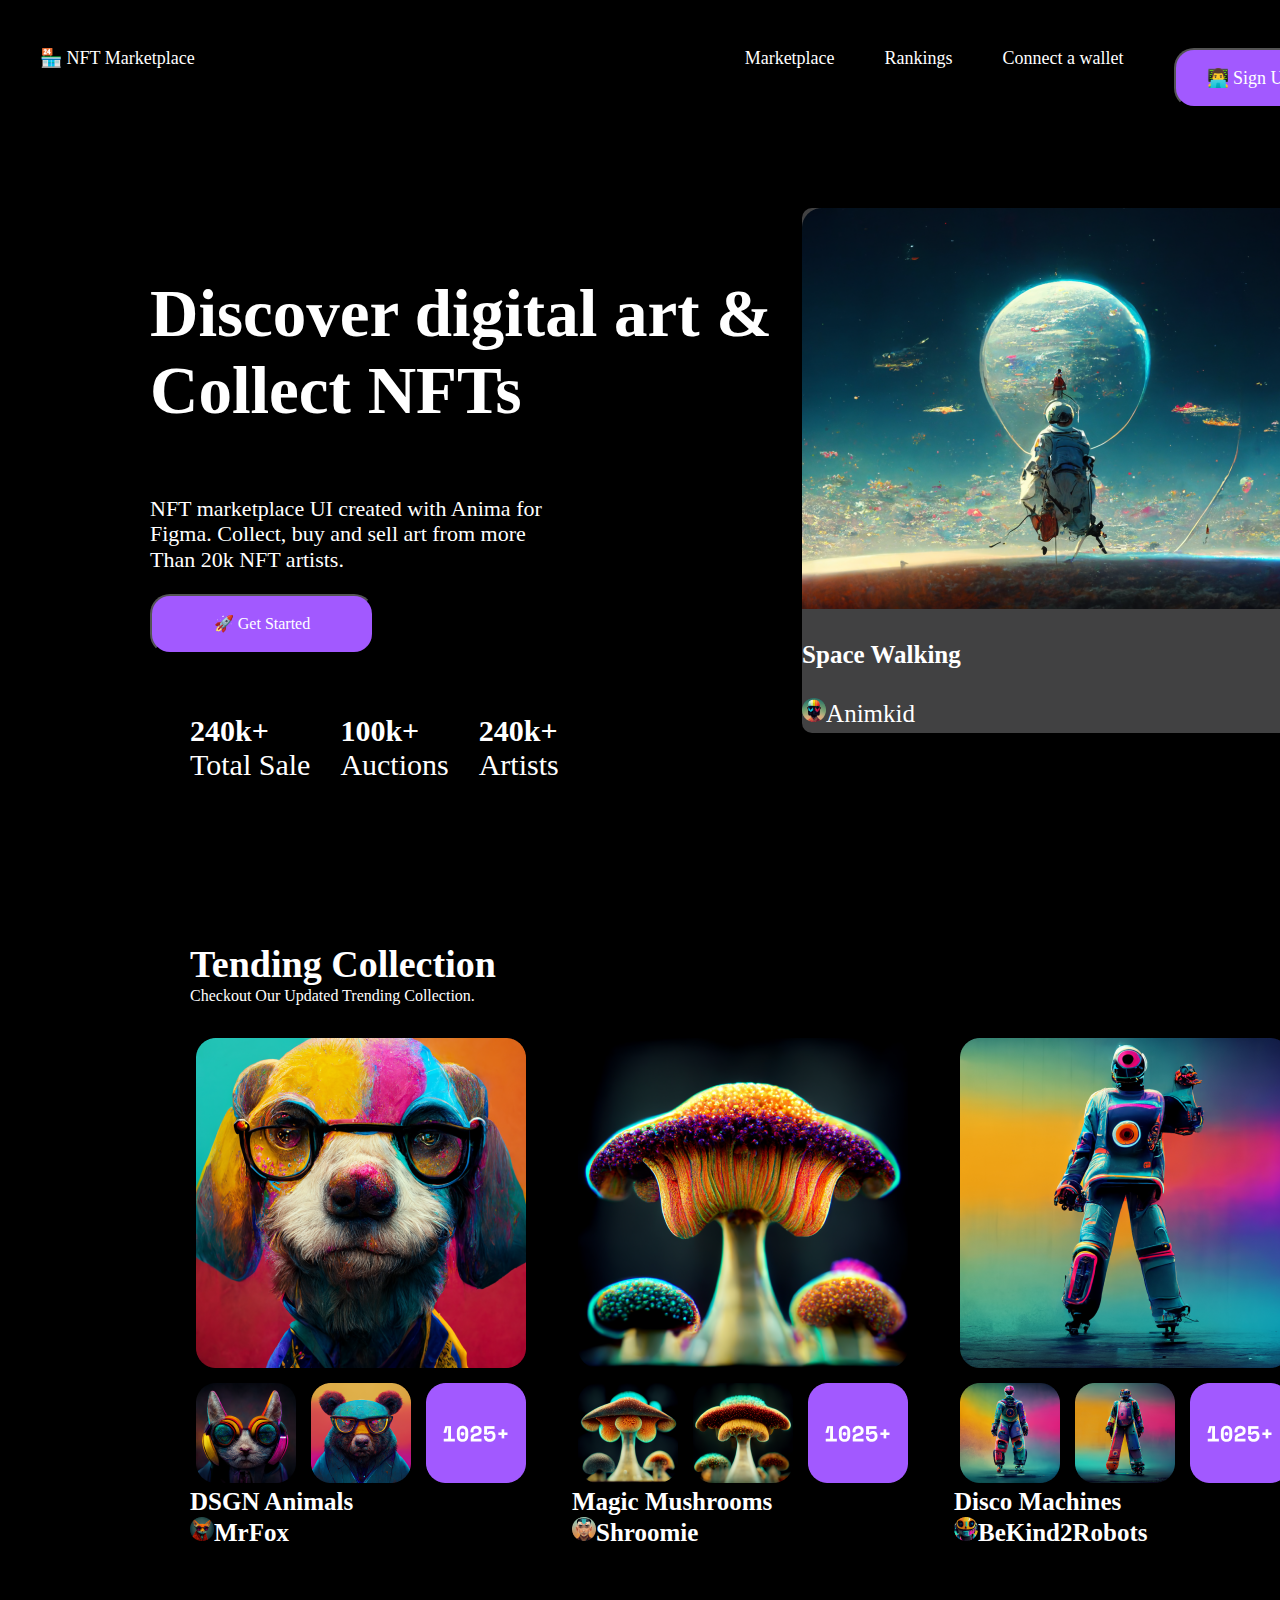
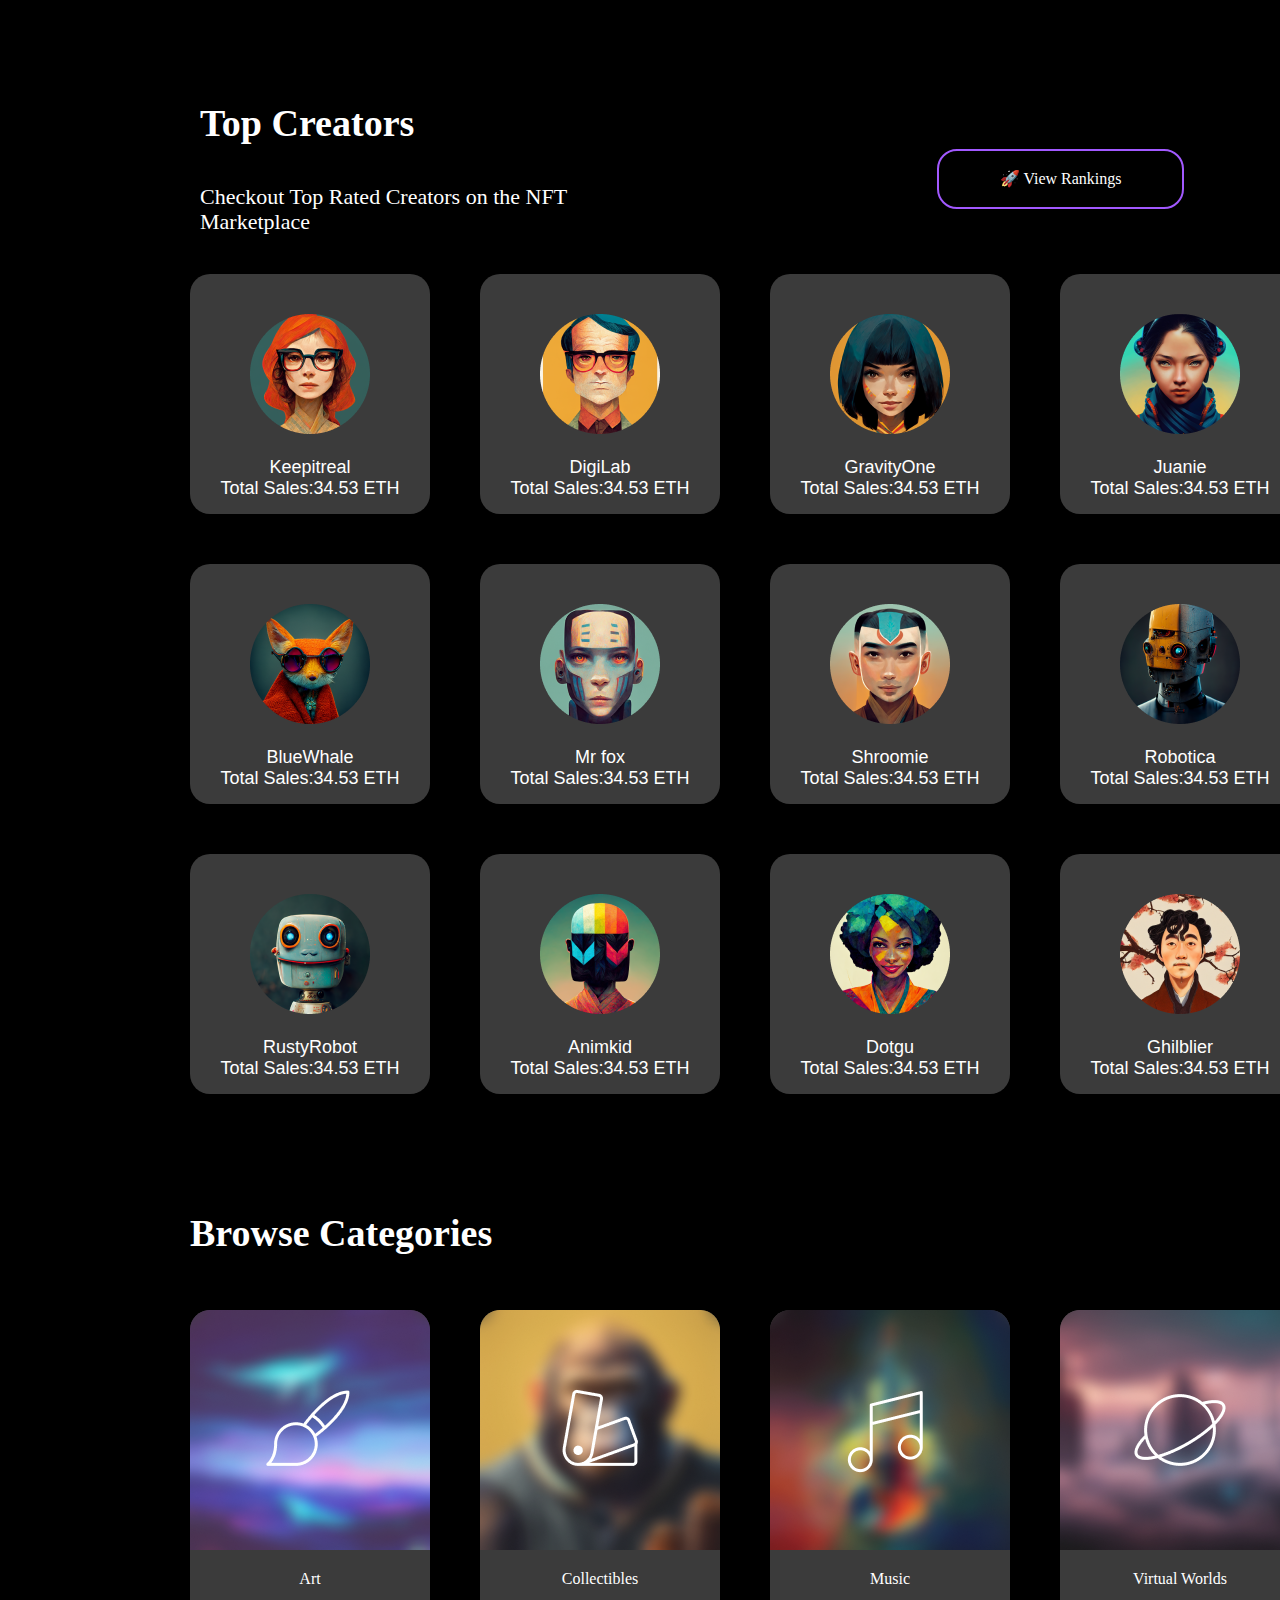
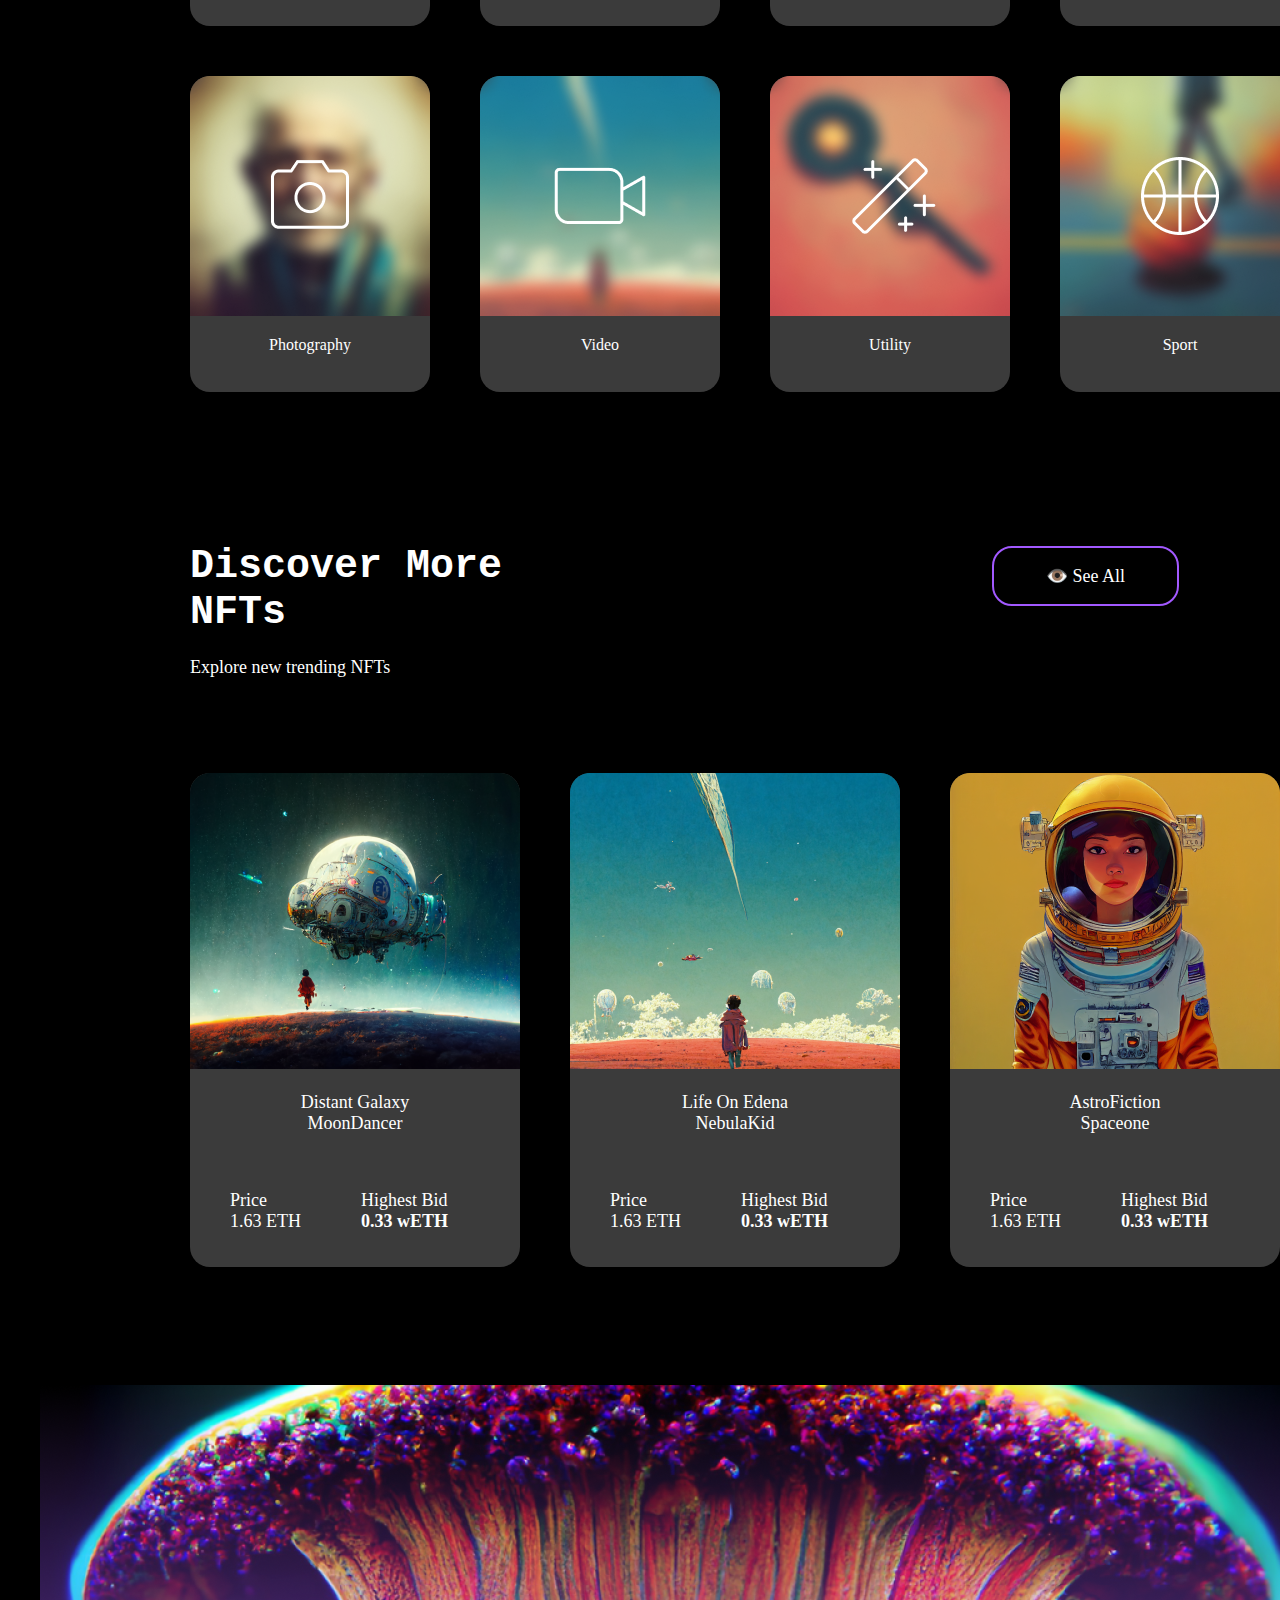
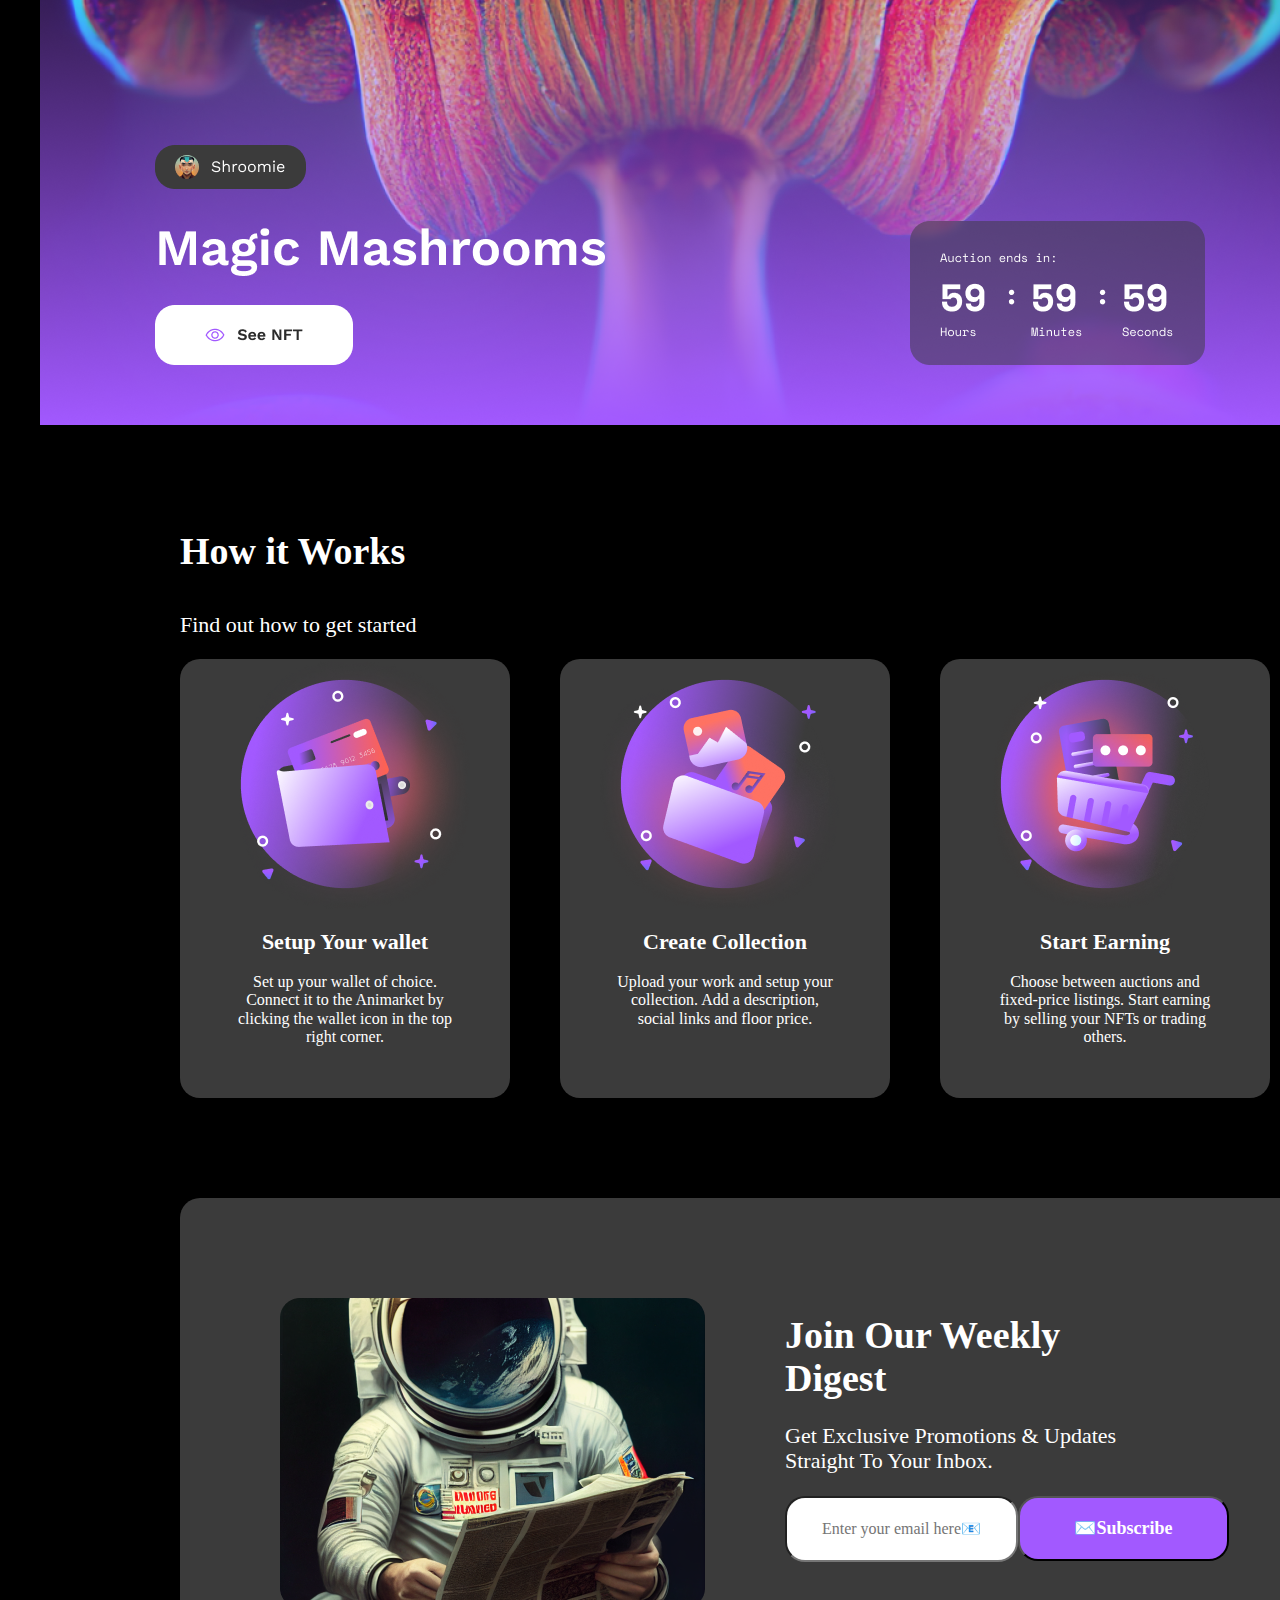
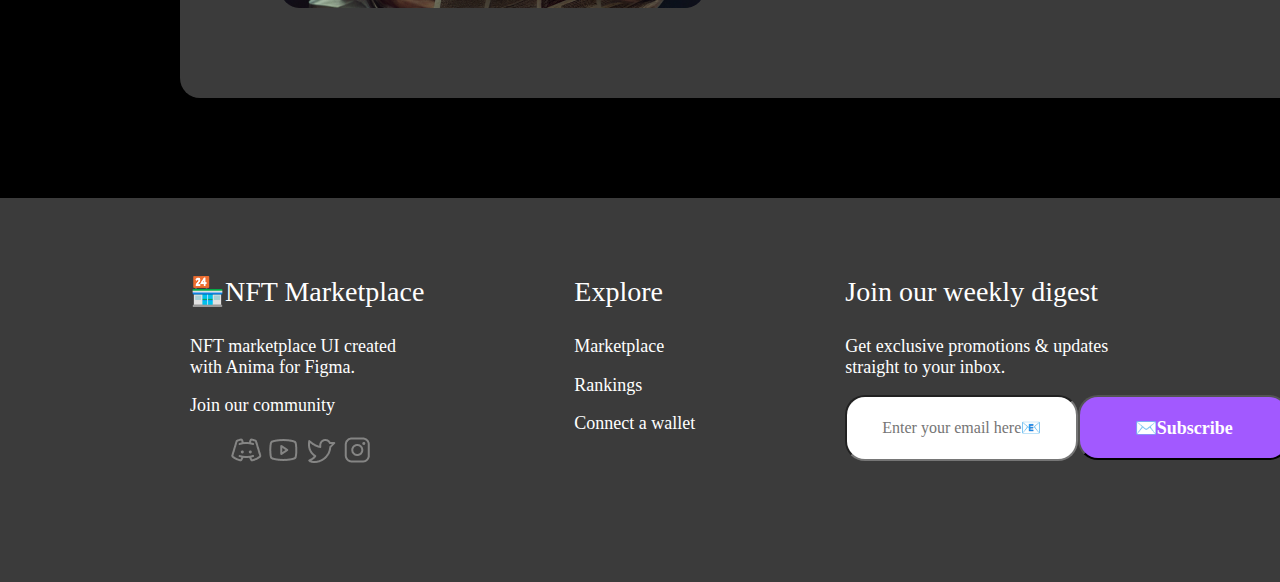
<file: index.html>
<!DOCTYPE html>
<html lang="en">

<head>
    <meta charset="UTF-8">
    <meta name="viewport" content="width=device-width, initial-scale=1.0">
    <title>NFT Market</title>
    <link rel="icon" type="image/png" href="./style/008d7cf553d83830f037749fbf48e7d4.jpg">
    <link rel="stylesheet" href="./style/style.css">
    <link rel="stylesheet" href="./style/tablet.css">
    <link rel="stylesheet" href="./style/norm.css">
    <link rel="stylesheet" href="./style/mobile.css">
</head>

<body>
    <nav class="navbar">
        <div class="container">
            <div class="header">
                <ul class="display">
                    <li class="list-b"><a href="#">🏪 NFT Marketplace</a></li>

                    <li class="list"><a href="#">Marketplace</a></li>
                    <li class="list"><a href="#">Rankings</a></li>
                    <li class="list"><a href="#">Connect a wallet</a></li>
                    <li class="list"><a href="#"><button class="btn">👨‍💻 Sign Up</button></a></li>
                    <li class="list-btn"><a href=""><img src="./style/Burger Menu.svg" alt=""></a></li>
                </ul>
            </div>

            <div class="main">
                <div class="one">
                    <p class="bold"><b>Discover digital art & <br> Collect NFTs</b></p>
                    <p class="bb">NFT marketplace UI created with Anima for <br> Figma. Collect, buy and sell art from
                        more <br> Than 20k NFT artists.</p>

                    <a href="https://nft-market-place.animaapp.io/create-account-mobile"> <button class="btnn"> 🚀 Get
                            Started</button></a>
                    <ul class="dd">
                        <p><b>240k+</b><br>Total Sale</p>
                        <p><b>100k+</b><br>Auctions</p>
                        <p><b>240k+</b><br>Artists</p>
                    </ul>
                </div>
                <div class="two">
                    <a href="https://nft-market-place.animaapp.io/artist-page-mobile"><img
                            src="./imgss/Image Placeholder.png" alt="" class="planshet">
                        <p class="sps"><b>Space Walking</b><br> <br><img src="./imgss/Avatar.png" alt=""
                                class="l">Animkid</p>
                    </a>
                </div>
            </div>
        </div>

        <section class="section">
            <div class="container-">
                <div class="head">
                    <p class="pc"><b class="br">Tending Collection</b><br>Checkout Our Updated Trending Collection.</p>
                </div>
                <div class="imgs">
                    <ul class="cl">
                        <li class="css"><button class="but"><a
                                    href="https://nft-market-place.animaapp.io/nft-page-desktop"><img
                                        src="./imgss/Photos & Number of additional NFTs (1).png" width="330px"
                                        height="445px" alt=""><br></a></button></li>
                        <b class="uch">DSGN Animals <br> <img src="./imgss/Asset 12 2.png" width="24px" height="24px"
                                alt="">MrFox</b>

                    </ul>
                    <ul>
                        <li class="css"><button class="but-"><a
                                    href="https://nft-market-place.animaapp.io/nft-page-desktop"><img
                                        src="./imgss/Photos & Number of additional NFTs (2).png" width="330px"
                                        height="445px" alt=""></a></button></li>
                        <b class="ikki">Magic Mushrooms <br><img src="./imgss/Avatar (1).png" width="24px" height="24px"
                                alt="">Shroomie</b>

                    </ul>
                    <ul>
                        <li class="css"><button class="but-"><a
                                    href="https://nft-market-place.animaapp.io/nft-page-desktop"><img
                                        src="./imgss/Photos & Number of additional NFTs (3).png" width="330px"
                                        height="445px" alt=""></a></button></li>
                        <b class="bir">Disco Machines <br><img src="./imgss/Avatar (2).png" width="24px" height="24px"
                                alt="">BeKind2Robots</b>
                    </ul>
                </div>
            </div>
        </section>

        <header class="html">
            <div class="container">

                <div class="text-uchun">
                    <div class="textt">
                        <p class="p"><b>Top Creators</b> </p>
                        <p class="pp">Checkout Top Rated Creators on the NFT <br> Marketplace</p>

                    </div>
                    <div class="bntt">
                        <button class="bnt"> 🚀 View Rankings</button>
                    </div>

                </div>
                <div class="footer">
                    <ul class="footer">
                        <li class="hover"><a href="https://nft-market-place.animaapp.io/artist-page-mobile"
                                class="aa"><img src="./img/Artist Avatar.png" alt="" class="blok">
                                <p class="sales"> Keepitreal <br> Total Sales:34.53 ETH</p>
                            </a></li>
                        <li class="hoverr"><a href="https://nft-market-place.animaapp.io/artist-page-mobile"><img
                                    src="./img/Artist Avatar (1).png" alt="" class="blokk">
                                <p class="saless">DigiLab <br>Total Sales:34.53 ETH</p>
                            </a></li>
                        <li class="hoverrr"><a href="https://nft-market-place.animaapp.io/artist-page-mobile"><img
                                    src="./img/Artist Avatar (2).png" alt="" class="blokkk">
                                <p class="salesss">GravityOne <br>Total Sales:34.53 ETH</p>
                            </a></li>
                        <li class="hoverrrr"><a href="https://nft-market-place.animaapp.io/artist-page-mobile"><img
                                    src="./img/Artist Avatar (3).png" alt="" class="blokkkk">
                                <p class="salessss">Juanie <br>Total Sales:34.53 ETH</p>
                            </a></li>
                        <li class="hoverrrrr"><a href="https://nft-market-place.animaapp.io/artist-page-mobile"><img
                                    src="./img/Artist Avatar (6).png" alt="" class="blokkkkk">
                                <p class="salesssss">BlueWhale <br>Total Sales:34.53 ETH</p>
                            </a></li>
                        <li class="hoverrrrrr"><a href="https://nft-market-place.animaapp.io/artist-page-mobile"><img
                                    src="./img/Avatar Placeholder.png" alt="" class="blok">
                                <p class="salessssss">Mr fox <br>Total Sales:34.53 ETH</p>
                            </a>
                        </li>

                        <li class="hoverrrrrrr"><a href="https://nft-market-place.animaapp.io/artist-page-mobile"><img
                                    src="./img/Artist Avatar (7).png" alt="">
                                <p>Shroomie <br>Total Sales:34.53 ETH</p>
                            </a>
                        </li>
                        <li class="hoverrrrrrrr"><a href="https://nft-market-place.animaapp.io/artist-page-mobile"><img
                                    src="./img/Artist Avatar (8).png" alt="">
                                <p>Robotica <br>Total Sales:34.53 ETH</p>
                            </a>
                        </li>
                        <li class="hovere"><a href="https://nft-market-place.animaapp.io/artist-page-mobile"><img
                                    src="./img/Artist Avatar (9).png" alt="">
                                <p>RustyRobot <br>Total Sales:34.53 ETH</p>
                            </a></li>
                        <li class="hoveree"><a href="https://nft-market-place.animaapp.io/artist-page-mobile"><img
                                    src="./img/Artist Avatar (10).png" alt="">
                                <p>Animkid <br>Total Sales:34.53 ETH</p>
                            </a></li>
                        <li class="hovereee"><a href="https://nft-market-place.animaapp.io/artist-page-mobile"><img
                                    src="./img/Artist Avatar (11).png" alt="">
                                <p>Dotgu <br>Total Sales:34.53 ETH</p>
                            </a></li>
                        <li class="hovereeee"><a href="https://nft-market-place.animaapp.io/artist-page-mobile"><img
                                    src="./img/Artist Avatar (12).png" alt="">
                                <p>Ghilblier <br>Total Sales:34.53 ETH</p>
                            </a>
                        </li>
                    </ul>
                </div>
            </div>
        </header>


        <header class="ulu">
            <div class="container">
                <div class="yoz">
                    <p class="bro">Browse Categories</p>
                </div>
                <div class="lists">
                    <ul class="lists">
                        <li class="grid"><a href="https://nft-market-place.animaapp.io/marketplace-mobile"><img
                                    src="./img3/Category Icon.png" alt="" class="sas">
                                <p>Art</p>
                            </a></li>
                        <li class="grid"><a href="https://nft-market-place.animaapp.io/marketplace-mobile"><img
                                    src="./img3/Photo & Icon.png" alt=" " class="sas">
                                <p>Collectibles</p>
                            </a></li>
                        <li class="grid"><a href="https://nft-market-place.animaapp.io/marketplace-mobile"><img
                                    src="./img3/Photo & Icon (1).png" alt="" class="sas">
                                <p>Music</p>
                            </a></li>
                        <li class="grid"><a href="https://nft-market-place.animaapp.io/marketplace-mobile"><img
                                    src="./img3/Photo & Icon (5).png" alt="" class="sas">
                                <p>Virtual Worlds</p>
                            </a></li>
                        <li class="grid"><a href="https://nft-market-place.animaapp.io/marketplace-mobile"><img
                                    src="./img3/Category Icon (1).png" alt="" class="sas">
                                <p>Photography</p>
                            </a></li>
                        <li class="grid"><a href="https://nft-market-place.animaapp.io/marketplace-mobile"><img
                                    src="./img3/Photo & Icon (2).png" alt="" class="sas">
                                <p>Video</p>
                            </a></li>
                        <li class="grid"><a href="https://nft-market-place.animaapp.io/marketplace-mobile"><img
                                    src="./img3/Photo & Icon (3).png" alt="" class="sas">
                                <p>Utility</p>
                            </a></li>
                        <li class="grid"><a href="https://nft-market-place.animaapp.io/marketplace-mobile"><img
                                    src="./img3/Photo & Icon (4).png" alt="" class="sas">
                                <p>Sport</p>
                            </a></li>

                    </ul>
                </div>
            </div>
        </header>







    </nav>


    <nav class="navbar">
        <header class="small">
            <div class="smalll">
                <div class="text-btn">
                    <ul>
                        <li>
                            <p class="smalll"><b class="blacks">Discover More <br> NFTs</b><br><br>Explore new trending
                                NFTs
                            </p>
                        </li>
                    </ul>
                    <ul>
                        <li><a href=""><button class="buuu"> 👁️ See All</button></a></li>
                    </ul>
                </div>
                <div class="Seel">
                    <ul class="Seell">
                        <li class="Se"><a href="https://nft-market-place.animaapp.io/nft-page-mobile"><img
                                    src="./img4/Image Placeholder.png" alt="">
                                <p class="pt">Distant Galaxy <br> MoonDancer <br><br></p>
                                <ul class="class">
                                    <p class="class">Price <br> 1.63 ETH
                                    <p class="l">Highest Bid <br> <b class="b">0.33
                                            wETH</b></p>
                                </ul>
                                </p>
                            </a></li>
                        <li class="See"><a href="https://nft-market-place.animaapp.io/nft-page-mobile"><img
                                    src="./img4/Image.png" alt="">
                                <p class="pt">Life On Edena <br> NebulaKid <br><br></p>
                                <ul class="class">
                                    <p class="class">Price <br> 1.63 ETH
                                    <p class="l">Highest Bid <br> <b class="b">0.33 wETH</b></p>
                                    </p>
                                </ul>
                            </a></li>
                        <li class="Seee"><a href="https://nft-market-place.animaapp.io/nft-page-mobile"><img
                                    src="./img4/Image Placeholder (1).png" alt="">
                                <p class="pt">AstroFiction <br> Spaceone <br><br></p>
                                <ul class="class">
                                    <p class="class">Price <br> 1.63 ETH
                                    <p class="l">Highest Bid <br> <b class="b">0.33 wETH</b></p>
                                    </p>
                                </ul>
                            </a></li>
                    </ul>
                </div>
            </div>
        </header>

        <section class="bsh">
            <div class="sec">
                <ul class="sec">
                    <li><a href=""><img src="./img5/NFT Highlight.png" alt="" class="secc"></a></li>
                </ul>
            </div>
        </section>



        <section class="Icon">
            <div class="Icon-container">
                <div class="Icon-text">
                    <p class="Icon-size"><b>How it Works</b></p>
                    <p class="find">Find out how to get started</p>
                </div>
                <div class="Icon-list">
                    <div class="Icon1">
                        <a href=""><img src="./img6/Icon.png" alt="" class="px">
                            <p class="tag"><b class="wallet">Setup Your wallet</b><br> <br> Set up your wallet of
                                choice. <br>
                                Connect it to the Animarket by <br>clicking the wallet icon in the top <br> right
                                corner.</p>
                        </a>
                    </div>

                    <div class="Icon2">
                        <a href=""><img src="./img6/Icon (1).png" alt="" class="px">
                            <p class="tag"><b class="ic">Create Collection</b><br><br> Upload your work and setup your
                                <br>
                                collection. Add a description, <br> social links and floor price.
                            </p>
                        </a>
                    </div>

                    <div class="Icon3">
                        <a href=""><img src="./img6/Icon (2).png" alt="" class="px">
                            <p class="tag"><b class="icc">Start Earning</b><br> <br>Choose between auctions and
                                <br>fixed-price
                                listings. Start earning <br> by selling your NFTs or trading <br> others.
                            </p>
                        </a>
                    </div>
                </div>
            </div>
        </section>

        <header class="kosmos">
            <div class="kosmos-div">
                <div class="kosmos-rasm">
                    <a href=""><img src="./img7/Photo.png" alt="" class="kas"></a>
                </div>
                <div class="kosmos-text">
                    <p><b class="kosmos-size1">Join Our Weekly <br> Digest</b></p>
                    <p class="kosmos-size2">Get Exclusive Promotions & Updates <br> Straight To Your Inbox.</p>
                    <input type="email" placeholder="Enter your email here📧" class="bac"><a
                        href="https://www.animaapp.com/?utm_source=figma-samples&utm_campaign=figma-nftmarket&utm_medium=figma-samples"><button
                            class="kosmos-btn">✉️Subscribe</button></a>
                </div>
            </div>
        </header>


        <footer class="end">
            <div class="container-end">
                <div class="list-end">
                    <div class="list-end-1">
                        <p class="text-end-1">🏪NFT Marketplace</p>
                        <p class="text-end-2">NFT marketplace UI created <br> with Anima for Figma.</p>
                        <p class="text-end-3">Join our community</p>
                        <ul>
                            <a href="" class="img-end"><img src="./img8/DiscordLogo.png" alt=""></a>
                            <a href="" class="img-end"><img src="./img8/YoutubeLogo.png" alt=""></a>
                            <a href="" class="img-end"><img src="./img8/TwitterLogo (1).png" alt=""></a>
                            <a href="" class="img-end"><img src="./img8/InstagramLogo.png" alt=""></a>

                        </ul>

                    </div>
                    <div class="list-end-2">
                        <p class="text-end-1">Explore</p>
                        <p class="text-end-2">Marketplace</p>
                        <p class="text-end-3">Rankings</p>
                        <p class="text-end-3">Connect a wallet</p>


                    </div>
                    <div class="list-end-3">
                        <p class="text-end-1">Join our weekly digest</p>
                        <p class="text-end-2">Get exclusive promotions & updates <br> straight to your inbox.</p>
                        <input type="email" placeholder="Enter your email here📧" class="bac"><a
                            href="https://www.animaapp.com/?utm_source=figma-samples&utm_campaign=figma-nftmarket&utm_medium=figma-samples"><button
                                class="kosmos-btn">✉️Subscribe</button></a>




                    </div>

                </div>
            </div>
        </footer>

    </nav>


<script src="./main.js"></script>



</body>

</html>
</file>
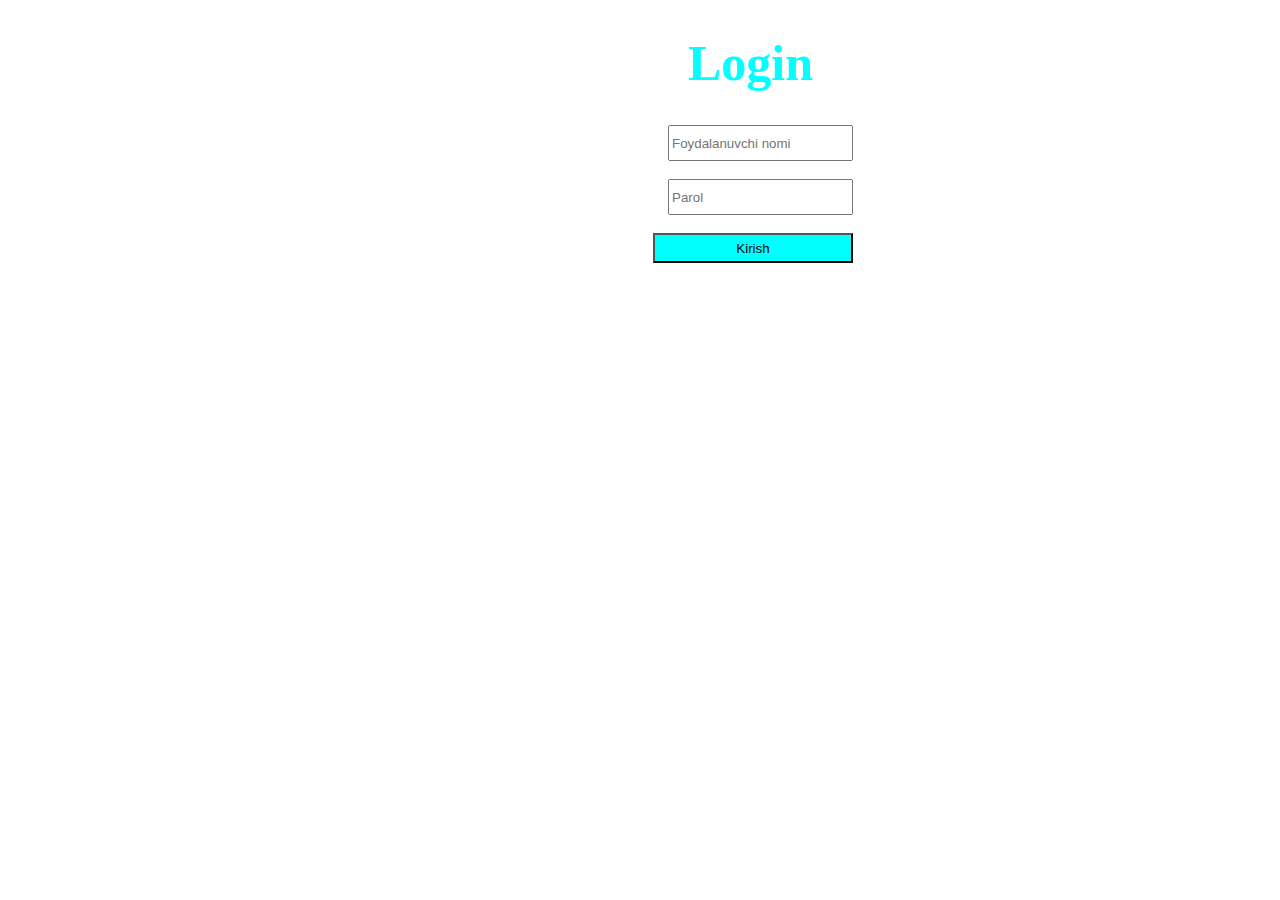
<file: main.html>
<!DOCTYPE html>
<html lang="en">
<head>
    <meta charset="UTF-8">
    <meta name="viewport" content="width=device-width, initial-scale=1.0">
    <title>Document</title>
    <link rel="stylesheet" href="./main.css">
</head>
<body>
    <h1 class="g">Login</h1>
    <input type="text" id="username" placeholder="Foydalanuvchi nomi">
 
    <br><br>
    <input type="password" id="password" placeholder="Parol">
    <br><br>
    <button id="loginBtn">Kirish</button>
    <p id="message"></p>

    <script src="./main.js"></script>
</body>
</html>
</file>
<file: style/style.css>
* {
    text-decoration: none;
    list-style: none;
    color: white;

}

.navbar {
    background-color: black;
    color: white;
    width: 1440px;
    height: 100%;
    padding-top: 30px;
}

.container {}

.header {
    text-align: center;

}

.display {
    display: flex;
    gap: 50px;
    text-align: center;
    font-size: 18px;


}

.list-b {
    padding-right: 500px;
    right: 0;
}

.list {
    gap: 100px;
}

.btn {

    background: #A259FF;
    width: 152px;
    height: 60px;
    border-radius: 20px;
}

.main {
    display: flex;
    margin-top: 100px;
    gap: 30px;
    margin-left: 150px;
}

.one {}

.bold {
    font-size: 67px;
}

.btnn {

    background: #A259FF;
    width: 224px;
    height: 60px;
    border-radius: 20px;

}



.two {
    background-color: rgb(65, 65, 66);
    width: 510px;
    height: 525px;
    border-radius: 10px;
    font-size: 25px;

}

.bb {
    font-size: 22px;
}

.dd {
    display: flex;
    gap: 30px;
    font-size: 30px;
}

.css {}

.imgs {
    display: flex;

}

.section {
    margin-left: 150px;
    margin-top: 100px;
}

.br {
    font-size: 38px;

}

.head {
    margin-left: 40px;
}

.uch {
    font-size: 25px;
}

.ikki {
    font-size: 25px;
}

.bir {
    font-size: 25px;
}

.but {
    border: 0px solid black;
    background-color: black;
    color: white;
    display: inline-block;
    transition: ease 0.4s;
}

.but- {
    border: 0px solid black;
    background-color: black;
    color: white;
    display: inline-block;
    transition: ease 0.4s;
}

.but-:hover {
    background-color: black;
    color: white;
    font-family: 50px;
    padding: 10px;
}

.but:hover {
    background-color: black;
    color: white;
    font-family: 50px;
    padding: 10px;
}

.footer {
    display: grid;
    grid-template-columns: 1fr 1fr 1fr 1fr;
    gap: 60px;
    font-size: 18px;
    font-family: 'Lucida Sans', 'Lucida Sans Regular', 'Lucida Grande', 'Lucida Sans Unicode', Geneva, Verdana, sans-serif;
    font-weight: 30px;

}

.hover {
    background-color: #3B3B3B;
    width: 240px;
    height: 200px;
    text-align: center;
    padding-top: 40px;
    border-radius: 20px;
    display: grid;
    transition: ease 0.4s;



}


.hover:hover {
    font-family: 50px;
    padding: 10px;

}

.hoverr {
    background-color: #3B3B3B;
    width: 240px;
    height: 200px;
    text-align: center;
    padding-top: 40px;
    border-radius: 20px;
    display: grid;
    transition: ease 0.4s;


}

.hoverr:hover {
    font-family: 50px;
    padding: 10px;

}

.hoverrr {
    background-color: #3B3B3B;
    width: 240px;
    height: 200px;
    text-align: center;
    padding-top: 40px;
    border-radius: 20px;
    display: grid;
    transition: ease 0.4s;


}

.hoverrr:hover {
    font-family: 50px;
    padding: 10px;

}

.hoverrrr {
    background-color: #3B3B3B;
    width: 240px;
    height: 200px;
    text-align: center;
    padding-top: 40px;
    border-radius: 20px;
    display: grid;
    transition: ease 0.4s;

}

.hoverrrr:hover {
    font-family: 50px;
    padding: 10px;

}

.hoverrrrr {
    background-color: #3B3B3B;
    width: 240px;
    height: 200px;
    text-align: center;
    padding-top: 40px;
    border-radius: 20px;
    display: grid;
    transition: ease 0.4s;

}

.hoverrrrr:hover {
    font-family: 50px;
    padding: 10px;

}

.hoverrrrrr {
    background-color: #3B3B3B;
    width: 240px;
    height: 200px;
    text-align: center;
    padding-top: 40px;
    border-radius: 20px;
    display: grid;
    transition: ease 0.4s;


}

.hoverrrrrr:hover {
    font-family: 50px;
    padding: 10px;
}

.hoverrrrrrrr {
    background-color: #3B3B3B;
    width: 240px;
    height: 200px;
    text-align: center;
    padding-top: 40px;
    border-radius: 20px;
    display: grid;
    transition: ease 0.4s;


}

.hoverrrrrrrr:hover {
    font-family: 50px;
    padding: 10px;
}

.hoverrrrrrr {
    background-color: #3B3B3B;
    width: 240px;
    height: 200px;
    text-align: center;
    padding-top: 40px;
    border-radius: 20px;
    display: grid;
    transition: ease 0.4s;

}

.hoverrrrrrr:hover {
    font-family: 50px;
    padding: 10px;
}

.hoverr {
    background-color: #3B3B3B;
    width: 240px;
    height: 200px;
    text-align: center;
    padding-top: 40px;
    border-radius: 20px;
    display: grid;
    transition: ease 0.4s;

}

.hoverr:hover {
    font-family: 50px;
    padding: 10px;
}

.hoverr {
    background-color: #3B3B3B;
    width: 240px;
    height: 200px;
    text-align: center;
    padding-top: 40px;
    border-radius: 20px;
    display: grid;
    transition: ease 0.4s;

}

.hoverr {
    background-color: #3B3B3B;
    width: 240px;
    height: 200px;
    text-align: center;
    padding-top: 40px;
    border-radius: 20px;
    display: grid;
    transition: ease 0.4s;

}

.hoverr:hover {
    font-family: 50px;
    padding: 10px;
}

.hovere {
    background-color: #3B3B3B;
    width: 240px;
    height: 200px;
    text-align: center;
    padding-top: 40px;
    border-radius: 20px;
    display: grid;
    transition: ease 0.4s;
}

.hovere:hover {
    font-family: 50px;
    padding: 10px;
}

.hoveree {
    background-color: #3B3B3B;
    width: 240px;
    height: 200px;
    text-align: center;
    padding-top: 40px;
    border-radius: 20px;
    display: grid;
    transition: ease 0.4s;
}

.hoveree:hover {
    font-family: 50px;
    padding: 10px;
}

.hovereee {
    background-color: #3B3B3B;
    width: 240px;
    height: 200px;
    text-align: center;
    padding-top: 40px;
    border-radius: 20px;
    display: grid;
    transition: ease 0.4s;
}

.hovereee:hover {
    font-family: 50px;
    padding: 10px;
}

.hovereeee {
    background-color: #3B3B3B;
    width: 240px;
    height: 200px;
    text-align: center;
    padding-top: 40px;
    border-radius: 20px;
    display: grid;
    transition: ease 0.4s;
}

.hovereeee:hover {
    font-family: 50px;
    padding: 10px;
}

.p {
    font-size: 38px;
    font-weight: 600;

}

.pp {
    font-size: 22px;
    font-weight: 400;
}

.bnt {
    background-color: black;
    width: 247px;
    height: 60px;
    border-radius: 20px;
    border: 2px solid #A259FF;
    margin-top: 85px;
    gap: 50px;

    transition: ease 0.4s;
}

.bnt:hover {
    font-family: 50px;
    padding: 10px;
}

.text-uchun {
    display: flex;
    gap: 370px;
    margin-left: 50px;
}

.html {
    margin-left: 150px;
    margin-top: 100px;
}

.footer {
    gap: 50px;
}



.yoz {
    font-size: 38px;
    font-weight: 600;
    font-family: 'Times New Roman', Times, serif;
    margin-left: 40px;
}

.ulu {
    margin-top: 100px;
    margin-left: 150px;
}

.list-btn {
    display: none;
}

.lists {
    display: grid;
    grid-template-columns: 1fr 1fr 1fr 1fr;
    gap: 50px;

}

.grid {
    background-color: #3B3B3B;
    width: 240px;
    height: 316px;
    border-radius: 20px;
    text-align: center;
    display: grid;
    transition: ease 0.4s;
}

.grid:hover {
    font-family: 50px;
    padding: 10px;
}

.text-btn {
    display: flex;
    gap: 450px;
}

.buuu {
    width: 187px;
    height: 60px;
    border-radius: 20px;
    border: 2px solid #A259FF;
    background-color: black;
    margin-top: 20px;
}

.blacks {
    font-size: 40px;
    font-family: 'Courier New', Courier, monospace;
    font-weight: 600;

}

.small {

    margin-top: 70px;
    margin-left: 150px;
}

.smalll {
    font-size: 18px;

}

.class {
    display: flex;
    gap: 60px;

}

.pt {
    text-align: center;
}

.Seell {
    margin-top: 60px;
    display: grid;
    grid-template-columns: 1fr 1fr 1fr 1fr;
    gap: 50px;

}

.Se {
    background-color: #3B3B3B;
    width: auto;
    height: auto;
    border-radius: 20px;
    display: grid;
    transition: ease 0.4s;
}

.Se:hover {
    font-family: 50px;
    padding: 10px;
}

.See {
    background-color: #3B3B3B;
    width: auto;
    height: auto;
    border-radius: 20px;
    display: grid;
    transition: ease 0.4s;
}

.See:hover {
    font-family: 50px;
    padding: 10px;
}

.Seee {
    background-color: #3B3B3B;
    width: auto;
    height: auto;
    border-radius: 20px;
    display: grid;
    transition: ease 0.4s;
}

.Seee:hover {
    font-family: 50px;
    padding: 10px;
}

.secc {
    margin-top: 100px;
}

.Icon {
    margin-left: 180px;
    margin-top: 100px;
}

.Icon-container {}

.Icon-text {}

.Icon-size {
    font-size: 38px;
    font-weight: 600;
}

.find {
    font-size: 22px;
    font-weight: 400;

}

.Icon-list {
    display: flex;
    gap: 50px;
}

.Icon1 {
    background-color: #3B3B3B;
    border-radius: 20px;
    width: 330px;
    height: 439px;
    text-align: center;
    display: grid;
    transition: ease 0.4s;
}

.Icon1:hover {
    font-family: 60px;
    padding: 20px;
}

.wallet {
    font-size: 22px;


}

.Icon2 {
    background-color: #3B3B3B;
    border-radius: 20px;
    width: 330px;
    height: 439px;
    text-align: center;
    display: grid;
    transition: ease 0.4s;
}

.Icon2:hover {
    font-family: 60px;
    padding: 20px;
}

.ic {
    font-size: 22px;

}

.Icon3 {
    background-color: #3B3B3B;
    border-radius: 20px;
    width: 330px;
    height: 439px;
    text-align: center;
    display: grid;
    transition: ease 0.4s;
}

.Icon3:hover {
    font-family: 60px;
    padding: 20px;
}

.icc {
    font-size: 22px;

}

.kosmos {
    margin-left: 180px;
    margin-top: 100px;
}

.kosmos-div {
    display: flex;
    background-color: #3B3B3B;
    width: 920px;
    height: 300px;
    border-radius: 20px;
    gap: 80px;
    padding: 100px;

}

.kosmos-rasm {}

.kosmos-text {}

.kosmos-size1 {
    font-size: 38px;
    font-weight: 600;
}

.kosmos-size2 {
    font-size: 22px;
    font-weight: 400;
}

.bac {
    background-color: white;
    color: black;
    width: 225px;
    height: 60px;
    text-align: center;
    border-radius: 20px;
    font-size: 16px;

}

.kosmos-btn {
    background-color: #A259FF;
    width: 211px;
    height: 65px;
    font-size: 18px;
    font-weight: 600;
    border-radius: 20px;


    position: absolute;
}


.end {
    margin-top: 100px;

}

.container-end {}

.list-end {
    display: flex;
    gap: 150px;
    background-color: #3B3B3B;
    width: 1250px;
    height: 334px;
    padding-left: 190px;
    padding-top: 50px;
}

.list-end-1 {}

.text-end-1 {
    font-size: 28px;
}

.text-end-2 {
    font-size: 18px;
}

.text-end-3 {
    font-size: 18px;
}

.img-end {}

.list-end-2 {
    font-size: 18px;
}

.text-end-11 {}

.bac {}

.kosmos-btn {}

.black {
    color: black;
}
</file>
<file: style/tablet.css>
@media screen and (max-width:834px) {
    .list {
        display: none;
    }

    .list-btn {
        display: inline-block;
        margin-left: 100px;
    }

    .list-b {
        padding-left: 150px;

    }

    .main {
        gap: 50px;
        margin-left: 190px;
    }

    .two {
        width: 390px;
        height: 425px;
        margin-top: 90px;

    }

    .planshet {
        width: 390px;
        height: 300px;
    }

    .one {
        width: 390px;
        height: 485px;
        gap: 20px;
    }

    .dd {
        width: 390px;
        height: 70px;
        margin-top: 0;

    }

    .container- {
        margin-top: 200px;
    }

    .but- {
        display: none;
    }

    .bir {
        display: none;
    }

    .imgs {
        gap: 70px;
    }

    .hoverrrrrrr {
        display: none;
    }

    .hoverrrrrrrr {
        display: none;
    }

    .hovere {
        display: none;
    }

    .hoveree {
        display: none;
    }

    .hovereee {
        display: none;
    }

    .hovereeee {
        display: none;
    }

    .footer {
        display: grid;
        grid-template-columns: auto auto;
        width: 330px;
        height: 500px;
        padding: 10px 10px;
        width: 830px;
        margin-left: 14px;
        gap: 20px;
    }

    .footer {
        width: 830px;

    }

    .text-uchun {
        gap: 100px;
    }



    .hover {
        width: 340px;
        height: 60px;
        display: flex;

    }

    .hoverr {
        width: 340px;
        height: 60px;
        display: flex;

    }

    .hoverrr {
        width: 340px;
        height: 60px;
        display: flex;

    }

    .hoverrrr {
        width: 340px;
        height: 60px;
        display: flex;

    }

    .hoverrrrr {
        width: 340px;
        height: 60px;
        display: flex;

    }

    .hoverrrrrr {
        width: 340px;
        height: 60px;
        display: flex;

    }

    .blok {
        width: 60px;

    }

    .grid {
        width: 150px;
        height: 209px;
        background-color: #3B3B3B;
    }

    .sas {
        width: 150px;
        height: 142px;
    }

    .Seee {
        display: none;
    }

    .text-btn {
        gap: 80px;
    }

    .Seell {
        gap: 90px;
    }

    .bac {
        display: block;
        gap: 20px;
    }

    .list-end {
        display: block;
        max-width: 834pc;
        height: 703px;
        gap: 49px;
    }

    .secc {
        width: 834p;
    }



    .blok {
        width: 60px;
        height: 60px;
        position: absolute;
        top: 1900px;
        margin-left: 10px;
    }

    .blokk {
        width: 60px;
        height: 60px;
        position: absolute;
        top: 2050px;
        margin-left: 10px;
    }

    .salessssss {
        position: absolute;
        left: 300px;
        top: 2200px;
        width: 200px;
        height: 60px;
    }

    .blokkk {
        width: 60px;
        height: 60px;
        position: absolute;
        top: 2050px;
        margin-left: 10px;
    }

    .blokkkk {
        width: 60px;
        height: 60px;
        position: absolute;
        top: 2210px;
        margin-left: 10px;
    }

    .blokkkkk {
        width: 60px;
        height: 60px;
        position: absolute;
        top: 2260px;
        margin-left: 10px;
    }

    .sales {
        position: absolute;
        margin-left: 90px;
        top: 1860px;
        width: 200px;
        height: 60px;
    }

    .saless {
        position: absolute;
        margin-left: 90px;
        top: 2050px;
        width: 200px;
        height: 60px;
    }

    .salesss {
        position: absolute;
        margin-left: 90px;
        top: 2050px;
        width: 200px;
        height: 60px;
    }

    .salessss {
        position: absolute;
        margin-left: 90px;
        top: 2210px;
        width: 200px;
        height: 60px;
    }

    .salesssss {
        position: absolute;
        margin-left: 530px;
        top: 1890px;
        width: 200px;
        height: 60px;
    }

    .hoverr {
        margin-top: 30px;

    }
}
</file>
<file: style/mobile.css>
@media screen and (max-width:375px) {
    .navbar {}

    .container {}

    .header {}

    .display {
        width: 375px;
        height: 64px;

    }

    .list-b {
        font-size: 16px;
    }

    .list {
        display: none
    }

    .btn {}

    .list-btn {
        position: absolute;
        left: 340px;
        z-index: 2;
    }

    .main {
        display: block;
        margin-top: 10px;
    }

    .one {}

    .bold {
        font-size: 28px;
    }

    .bb {
        font-size: 16px;
    }

    .btnn {
        margin-top: 350px;
        width: 315px;
        height: 60px;
        border-radius: 20px;
    }

    .dd {
        font-size: 20px;

        width: 315px;
        height: 57px;
    }



    .two {
        position: absolute;
        top: 240px;
        width: 315px;
        height: 300px;
    }

    .planshet {
        width: 315px;
        height: 206px;
    }

    .sps {
        font-size: 20px;
    }

    .l {}

    .section {}

    .container- {
        margin-top: 200px;
    }

    .but- {
        display: none;
    }

    .head {}

    .br {
        font-size: 28px;
    }

    .pc {
        font-size: 16px;
    }

    .imgs {}

    .cl {}

    .css {}

    .but {}

    .uch {}

    .ikki {
        display: none;
    }

    .but- {}

    .bir {}

    .html {
        margin-top: 30px;
    }

    .text-uchun {}

    .textt {}

    .p {}

    .pp {}

    .bntt {}

    .bnt {
        position: absolute;
        top: 2300px;
        left: 200px;
        width: 335px;
        height: 60px;
    }

    .footer {
        display: block;

    }

    .hover {
        margin-top: 30px;
    }

    .aa {}

    .blok {
        width: 60px;
        height: 60px;
        position: absolute;
        top: 1740px;
        margin-left: 10px;
    }

    .blokk {
        width: 60px;
        height: 60px;
        position: absolute;
        top: 1880px;
        margin-left: 10px;
    }

    .blokkk {
        width: 60px;
        height: 60px;
        position: absolute;
        top: 2000px;
        margin-left: 10px;
    }

    .blokkkk {
        width: 60px;
        height: 60px;
        position: absolute;
        top: 2130px;
        margin-left: 10px;
    }

    .blokkkkk {
        width: 60px;
        height: 60px;
        position: absolute;
        top: 2260px;
        margin-left: 10px;
    }

    .sales {
        position: absolute;
        margin-left: 90px;
        top: 1730px;
        width: 200px;
        height: 60px;
    }

    .saless {
        position: absolute;
        margin-left: 90px;
        top: 1870px;
        width: 200px;
        height: 60px;
    }

    .salesss {
        position: absolute;
        margin-left: 90px;
        top: 2000px;
        width: 200px;
        height: 60px;
    }

    .salessss {
        position: absolute;
        margin-left: 90px;
        top: 2130px;
        width: 200px;
        height: 60px;
    }

    .salesssss {
        position: absolute;
        margin-left: 90px;
        top: 2260px;
        width: 200px;
        height: 60px;
    }

    .hoverr {
        margin-top: 30px;

    }

    .saless {}

    .hoverrr {
        margin-top: 30px;
    }

    .salesss {}

    .hoverrrr {
        margin-top: 30px;
    }

    .salessss {}

    .hoverrrrr {
        margin-top: 30px;
    }

    .salesssss {}

    .hoverrrrrr {
        display: none;
    }

    .salessssss {}

    .hoverrrrrrr {
        display: none;
    }

    .hoverrrrrrrr {}

    .hovere {}

    .hoveree {}

    .hovereee {}

    .hovereeee {}

    .ulu {
        margin-top: 400px;
    }

    .yoz {}

    .lists {
        display: block;
        display: grid;
        grid-template-columns: 0fr 1fr;
        gap: 18px;

    }

    .bro {
        font-size: 28px;
    }

    .grid {}

    .sas {}

    .small {}

    .smalll {}

    .text-btn {}

    .blacks {}

    .buuu {
        position: absolute;
        top: 5350px;
        left: 200px;
        width: 315px;
        height: 60px;
    }

    .Seel {}

    .Seell {
        display: block;

    }

    .Se {
        width: 330px;
        height: 462px;

    }

    .pt {}

    .class {}

    .b {}

    .See {
        width: 330px;
        height: 462px;
        margin-top: 30px;
    }

    .Seee {
        display: inline-block;
        width: 330px;
        height: 462px;
        background: #3B3B3B;
        margin-top: 30px;

    }

    .bsh {}

    .sec {
        margin-top: 100px;
        max-width: 375px;
        height: 590px;
        margin-left: 80px;
    }

    .secc {
        max-width: 375px;
        height: 590px;
    }

    .Icon {
        margin-top: 200px;
    }

    .Icon-container {}

    .Icon-text {}

    .Icon-size {}

    .find {}

    .Icon-list {
        display: block;
    }

    .Icon1 {

        width: 345px;
        height: 200px;
    }

    .px {
        width: 100px;
        height: 100px;
        left: 200px;
        margin-top: 30px;
        position: absolute;
    }

    .wallet {
        width: 155px;
        height: 117px;
        font-size: 20px;

    }

    .tag {
        font-size: 16px;
        margin-top: 30px;
        margin-left: 100px;

    }

    .Icon2 {
        margin-top: 30px;
        width: 345px;
        height: 200px;
    }

    .ic {}

    .Icon3 {
        margin-top: 30px;
        width: 345px;
        height: 200px;
    }

    .icc {}

    .kosmos {}

    .kosmos-div {
        display: block;
        width: 375px;
        height: 645px;
    }

    .kosmos-rasm {}

    .kosmos-text {}

    .kosmos-size1 {}

    .kosmos-size2 {}

    .bac {}

    .kosmos-btn {}

    .end {}

    .container-end {}

    .list-end {
        width: 375px;
        height: 776px;
        background-color: #3B3B3B;
        margin-left: 190px;
    }

    .list-end-1 {}

    .text-end-1 {}

    .text-end-2 {}

    .text-end-3 {}

    .img-end {}

    .list-end-2 {}

    .list-end-3 {}

}
</file>
<file: main.css>
.g {
    color: aqua;
    margin-left: 680px;
   font-size: 50px;
}

#username {
    margin-left: 660px;
    height: 30px;
}

#password {
    margin-left: 660px;
    height: 30px;
}

#loginBtn {
    margin-left: 645px;
    width: 200px;
    height: 30px;
    background-color: aqua;
}
#message{
    font-size: 10px;
    margin-left: 41pc;
  position: absolute;
  top: 210px;
}
</file>
<file: style/norm.css>
/*! normalize.css v8.0.1 | MIT License | github.com/necolas/normalize.css */

/* Document
   ========================================================================== */

/**
 * 1. Correct the line height in all browsers.
 * 2. Prevent adjustments of font size after orientation changes in iOS.
 */

html {
  line-height: 1.15;
  /* 1 */
  -webkit-text-size-adjust: 100%;
  /* 2 */
}

/* Sections
     ========================================================================== */

/**
   * Remove the margin in all browsers.
   */

body {
  margin: 0;
}

/**
   * Render the `main` element consistently in IE.
   */

main {
  display: block;
}

/**
   * Correct the font size and margin on `h1` elements within `section` and
   * `article` contexts in Chrome, Firefox, and Safari.
   */

h1 {
  font-size: 2em;
  margin: 0.67em 0;
}

/* Grouping content
     ========================================================================== */

/**
   * 1. Add the correct box sizing in Firefox.
   * 2. Show the overflow in Edge and IE.
   */

hr {
  box-sizing: content-box;
  /* 1 */
  height: 0;
  /* 1 */
  overflow: visible;
  /* 2 */
}

/**
   * 1. Correct the inheritance and scaling of font size in all browsers.
   * 2. Correct the odd `em` font sizing in all browsers.
   */

pre {
  font-family: monospace, monospace;
  /* 1 */
  font-size: 1em;
  /* 2 */
}

/* Text-level semantics
     ========================================================================== */

/**
   * Remove the gray background on active links in IE 10.
   */

a {
  background-color: transparent;
}

/**
   * 1. Remove the bottom border in Chrome 57-
   * 2. Add the correct text decoration in Chrome, Edge, IE, Opera, and Safari.
   */

abbr[title] {
  border-bottom: none;
  /* 1 */
  text-decoration: underline;
  /* 2 */
  text-decoration: underline dotted;
  /* 2 */
}

/**
   * Add the correct font weight in Chrome, Edge, and Safari.
   */

b,
strong {
  font-weight: bolder;
}

/**
   * 1. Correct the inheritance and scaling of font size in all browsers.
   * 2. Correct the odd `em` font sizing in all browsers.
   */

code,
kbd,
samp {
  font-family: monospace, monospace;
  /* 1 */
  font-size: 1em;
  /* 2 */
}

/**
   * Add the correct font size in all browsers.
   */

small {
  font-size: 80%;
}

/**
   * Prevent `sub` and `sup` elements from affecting the line height in
   * all browsers.
   */

sub,
sup {
  font-size: 75%;
  line-height: 0;
  position: relative;
  vertical-align: baseline;
}

sub {
  bottom: -0.25em;
}

sup {
  top: -0.5em;
}

/* Embedded content
     ========================================================================== */

/**
   * Remove the border on images inside links in IE 10.
   */

img {
  border-style: none;
}

/* Forms
     ========================================================================== */

/**
   * 1. Change the font styles in all browsers.
   * 2. Remove the margin in Firefox and Safari.
   */

button,
input,
optgroup,
select,
textarea {
  font-family: inherit;
  /* 1 */
  font-size: 100%;
  /* 1 */
  line-height: 1.15;
  /* 1 */
  margin: 0;
  /* 2 */
}

/**
   * Show the overflow in IE.
   * 1. Show the overflow in Edge.
   */

button,
input {
  /* 1 */
  overflow: visible;
}

/**
   * Remove the inheritance of text transform in Edge, Firefox, and IE.
   * 1. Remove the inheritance of text transform in Firefox.
   */

button,
select {
  /* 1 */
  text-transform: none;
}

/**
   * Correct the inability to style clickable types in iOS and Safari.
   */

button,
[type="button"],
[type="reset"],
[type="submit"] {
  -webkit-appearance: button;
}

/**
   * Remove the inner border and padding in Firefox.
   */

button::-moz-focus-inner,
[type="button"]::-moz-focus-inner,
[type="reset"]::-moz-focus-inner,
[type="submit"]::-moz-focus-inner {
  border-style: none;
  padding: 0;
}

/**
   * Restore the focus styles unset by the previous rule.
   */

button:-moz-focusring,
[type="button"]:-moz-focusring,
[type="reset"]:-moz-focusring,
[type="submit"]:-moz-focusring {
  outline: 1px dotted ButtonText;
}

/**
   * Correct the padding in Firefox.
   */

fieldset {
  padding: 0.35em 0.75em 0.625em;
}

/**
   * 1. Correct the text wrapping in Edge and IE.
   * 2. Correct the color inheritance from `fieldset` elements in IE.
   * 3. Remove the padding so developers are not caught out when they zero out
   *    `fieldset` elements in all browsers.
   */

legend {
  box-sizing: border-box;
  /* 1 */
  color: inherit;
  /* 2 */
  display: table;
  /* 1 */
  max-width: 100%;
  /* 1 */
  padding: 0;
  /* 3 */
  white-space: normal;
  /* 1 */
}

/**
   * Add the correct vertical alignment in Chrome, Firefox, and Opera.
   */

progress {
  vertical-align: baseline;
}

/**
   * Remove the default vertical scrollbar in IE 10+.
   */

textarea {
  overflow: auto;
}

/**
   * 1. Add the correct box sizing in IE 10.
   * 2. Remove the padding in IE 10.
   */

[type="checkbox"],
[type="radio"] {
  box-sizing: border-box;
  /* 1 */
  padding: 0;
  /* 2 */
}

/**
   * Correct the cursor style of increment and decrement buttons in Chrome.
   */

[type="number"]::-webkit-inner-spin-button,
[type="number"]::-webkit-outer-spin-button {
  height: auto;
}

/**
   * 1. Correct the odd appearance in Chrome and Safari.
   * 2. Correct the outline style in Safari.
   */

[type="search"] {
  -webkit-appearance: textfield;
  /* 1 */
  outline-offset: -2px;
  /* 2 */
}

/**
   * Remove the inner padding in Chrome and Safari on macOS.
   */

[type="search"]::-webkit-search-decoration {
  -webkit-appearance: none;
}

/**
   * 1. Correct the inability to style clickable types in iOS and Safari.
   * 2. Change font properties to `inherit` in Safari.
   */

::-webkit-file-upload-button {
  -webkit-appearance: button;
  /* 1 */
  font: inherit;
  /* 2 */
}

/* Interactive
     ========================================================================== */

/*
   * Add the correct display in Edge, IE 10+, and Firefox.
   */

details {
  display: block;
}

/*
   * Add the correct display in all browsers.
   */

summary {
  display: list-item;
}

/* Misc
     ========================================================================== */

/**
   * Add the correct display in IE 10+.
   */

template {
  display: none;
}

/**
   * Add the correct display in IE 10.
   */

[hidden] {
  display: none;
}
</file>
